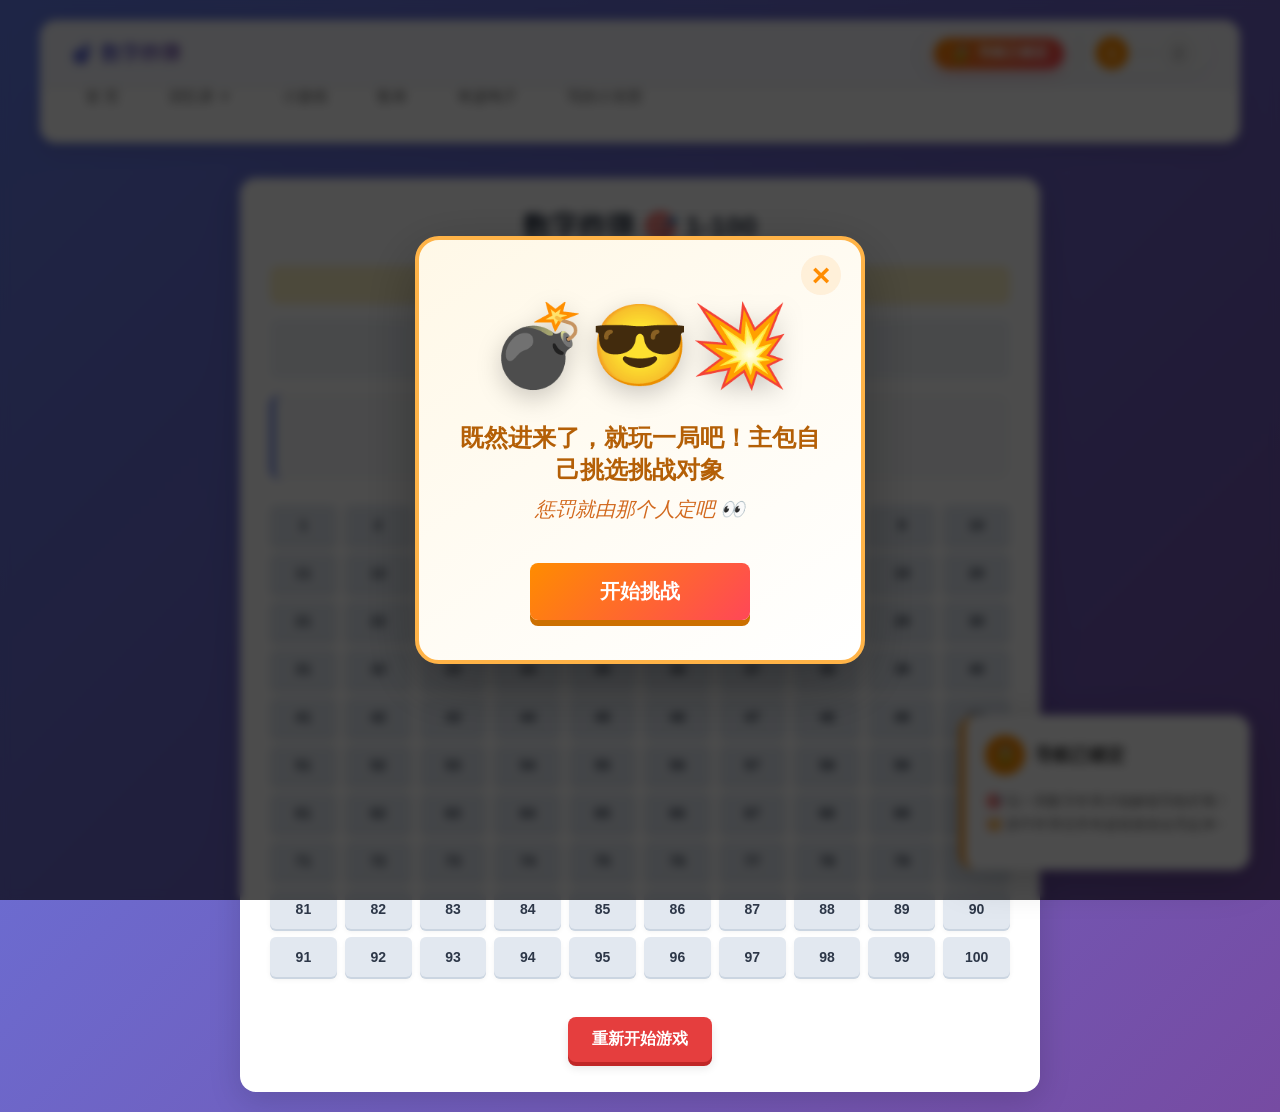
<file: subpage/game.html>
<!DOCTYPE html>
<html lang="zh-CN">

<head>
    <meta charset="UTF-8">
    <meta name="viewport" content="width=device-width, initial-scale=1.0">
    <title>数字炸弹 · 超链接锁定（带弹窗）</title>
    <style>
        * {
            margin: 0;
            padding: 0;
            box-sizing: border-box;
            font-family: "Microsoft YaHei", sans-serif;
        }

        body {
            background: linear-gradient(135deg, #667eea 0%, #764ba2 100%);
            min-height: 100vh;
            padding: 20px;
            display: flex;
            flex-direction: column;
            align-items: center;
        }

        ul {
            list-style: none;
        }

        a {
            text-decoration: none;
        }

        /* ===== 导航栏布局 ===== */
        .nav {
            width: 100%;
            max-width: 1200px;
            margin-bottom: 20px;
        }

        /* 顶部状态栏 */
        .top-bar {
            background: rgba(255, 255, 255, 0.95);
            backdrop-filter: blur(10px);
            border-radius: 16px 16px 0 0;
            padding: 12px 30px;
            display: flex;
            justify-content: space-between;
            align-items: center;
            box-shadow: 0 -4px 10px rgba(0, 0, 0, 0.05);
            border-bottom: 2px solid #f0f0f0;
        }

        .site-title {
            font-size: 20px;
            font-weight: bold;
            background: linear-gradient(135deg, #667eea, #764ba2);
            -webkit-background-clip: text;
            background-clip: text;
            -webkit-text-fill-color: transparent;
            padding: 5px 0;
        }

        /* 锁状态控制区 */
        .lock-control {
            display: flex;
            align-items: center;
            gap: 15px;
            background: #f8f9fa;
            padding: 5px 15px;
            border-radius: 40px;
            box-shadow: 0 2px 10px rgba(0, 0, 0, 0.05);
        }

        .lock-badge {
            display: flex;
            align-items: center;
            gap: 8px;
            padding: 6px 16px;
            border-radius: 30px;
            font-size: 14px;
            font-weight: 600;
            transition: all 0.3s ease;
        }

        .lock-badge.locked {
            background: linear-gradient(135deg, #ff8c00, #ff4757);
            color: white;
            box-shadow: 0 4px 15px rgba(255, 71, 87, 0.3);
            animation: pulse 2s infinite;
        }

        .lock-badge.unlocked {
            background: linear-gradient(135deg, #00b09b, #96c93d);
            color: white;
            box-shadow: 0 4px 15px rgba(0, 176, 155, 0.4);
        }

        .lock-badge.hidden {
            display: none;
        }

        .lock-badge i {
            font-size: 16px;
        }

        /* 步骤指示器 */
        .step-indicator {
            display: flex;
            align-items: center;
            gap: 5px;
            padding-left: 15px;
            border-left: 2px solid #e0e0e0;
        }

        .step-item {
            width: 32px;
            height: 32px;
            border-radius: 50%;
            background: #f0f0f0;
            display: flex;
            align-items: center;
            justify-content: center;
            font-weight: bold;
            color: #999;
            font-size: 14px;
            transition: all 0.3s;
        }

        .step-item.active {
            background: #ff8c00;
            color: white;
            box-shadow: 0 0 0 3px rgba(255, 140, 0, 0.2);
        }

        .step-item.completed {
            background: #00b09b;
            color: white;
        }

        .step-line {
            width: 25px;
            height: 2px;
            background: #e0e0e0;
        }

        .step-line.active {
            background: #00b09b;
        }

        /* 导航菜单栏 */
        .nav-menu {
            background: white;
            border-radius: 0 0 16px 16px;
            padding: 0 20px;
            box-shadow: 0 8px 20px rgba(0, 0, 0, 0.1);
        }

        .nav-menu ul {
            display: flex;
            list-style: none;
            height: 55px;
        }

        .nav-menu>ul>li {
            position: relative;
        }

        .nav-menu>ul>li>a {
            display: block;
            padding: 0 25px;
            line-height: 55px;
            color: #999;
            font: bold 15px "微软雅黑";
            transition: all 0.3s ease;
            white-space: nowrap;
            pointer-events: none;
            cursor: default;
            border-bottom: 3px solid transparent;
        }

        .nav-menu>ul>li>a.unlocked {
            color: #333;
            pointer-events: auto;
            cursor: pointer;
        }

        .nav-menu>ul>li>a.unlocked:hover {
            color: #ff4757;
            border-bottom-color: #ff4757;
        }

        /* 下拉菜单 */
        .nav-menu ul ul {
            position: absolute;
            top: 55px;
            left: 50%;
            transform: translateX(-50%);
            background: white;
            border-radius: 12px;
            box-shadow: 0 10px 30px rgba(0, 0, 0, 0.15);
            padding: 8px 0;
            min-width: 180px;
            display: none;
            z-index: 1000;
            height: auto;
        }

        .nav-menu ul li:hover ul {
            display: block;
        }

        .nav-menu ul ul li {
            width: 100%;
        }

        .nav-menu ul ul a {
            display: block;
            padding: 10px 20px;
            color: #999;
            font-size: 14px;
            white-space: nowrap;
            transition: all 0.2s;
            pointer-events: none;
            cursor: default;
            border-bottom: none;
            line-height: normal;
        }

        .nav-menu ul ul a.unlocked {
            color: #374feb;
            pointer-events: auto;
            cursor: pointer;
        }

        .nav-menu ul ul a.unlocked:hover {
            background: #f0f2f5;
            color: #ff4757;
            padding-left: 25px;
        }

        /* ===== 炸弹小子欢迎弹窗 ===== */
        .welcome-modal {
            display: none;
            position: fixed;
            top: 0;
            left: 0;
            width: 100%;
            height: 100%;
            background-color: rgba(0, 0, 0, 0.7);
            justify-content: center;
            align-items: center;
            z-index: 3000;
            animation: fadeIn 0.3s ease;
            backdrop-filter: blur(5px);
        }

        .welcome-modal .modal-content {
            background: linear-gradient(145deg, #fff8e7, #ffffff);
            border: 4px solid #ffb347;
            border-radius: 24px;
            padding: 40px;
            text-align: center;
            width: 90%;
            max-width: 450px;
            position: relative;
            animation: scaleIn 0.3s ease;
            box-shadow: 0 20px 60px rgba(0, 0, 0, 0.3);
        }

        .close-btn {
            position: absolute;
            top: 15px;
            right: 20px;
            font-size: 32px;
            font-weight: bold;
            color: #ff8c00;
            cursor: pointer;
            width: 40px;
            height: 40px;
            display: flex;
            align-items: center;
            justify-content: center;
            border-radius: 50%;
            background: rgba(255, 140, 0, 0.1);
            transition: all 0.2s;
        }

        .close-btn:hover {
            background: rgba(255, 140, 0, 0.3);
            transform: scale(1.1);
        }

        .bomboy-avatar {
            font-size: 80px;
            line-height: 1.4;
            filter: drop-shadow(0 8px 12px rgba(0, 0, 0, 0.2));
            margin: 10px 0;
            animation: bounce 2s ease infinite;
        }

        .welcome-modal h2 {
            color: #ff8c00;
            font-size: 42px;
            margin-bottom: 15px;
            text-shadow: 3px 3px 0 #ffe4b5;
        }

        .welcome-message {
            font-size: 24px;
            font-weight: 600;
            color: #b45f06;
            margin: 20px 0 10px;
        }

        .welcome-sub {
            font-size: 20px;
            color: #d2691e;
            margin-bottom: 30px;
            font-style: italic;
        }

        .welcome-modal .control-btn {
            background: linear-gradient(135deg, #ff8c00, #ff4757);
            box-shadow: 0 6px 0 0 #cc7000;
            margin-top: 10px;
            border: none;
            min-width: 220px;
            font-size: 20px;
            padding: 15px 30px;
            color: white;
        }

        .welcome-modal .control-btn:active {
            top: 6px;
            box-shadow: 0 0 0 0 #cc7000;
        }

        /* 浮动提示卡片 */
        .floating-tip {
            position: fixed;
            bottom: 30px;
            right: 30px;
            background: white;
            border-radius: 16px;
            padding: 20px;
            box-shadow: 0 10px 40px rgba(0, 0, 0, 0.2);
            max-width: 300px;
            z-index: 2000;
            border-left: 5px solid #ff8c00;
            transition: all 0.3s;
            animation: slideIn 0.5s;
        }

        .floating-tip.hidden {
            display: none;
        }

        .floating-tip .tip-header {
            display: flex;
            align-items: center;
            gap: 10px;
            margin-bottom: 15px;
        }

        .floating-tip .tip-icon {
            width: 40px;
            height: 40px;
            background: #ff8c00;
            border-radius: 50%;
            display: flex;
            align-items: center;
            justify-content: center;
            color: white;
            font-size: 20px;
        }

        .floating-tip .tip-title {
            font-size: 18px;
            font-weight: bold;
            color: #333;
        }

        .floating-tip .tip-content {
            color: #666;
            font-size: 14px;
            line-height: 1.6;
            margin-bottom: 15px;
        }

        @keyframes slideIn {
            from {
                transform: translateX(100px);
                opacity: 0;
            }

            to {
                transform: translateX(0);
                opacity: 1;
            }
        }

        @keyframes pulse {
            0% {
                transform: scale(1);
            }

            50% {
                transform: scale(1.05);
            }

            100% {
                transform: scale(1);
            }
        }

        @keyframes bounce {

            0%,
            100% {
                transform: translateY(0);
            }

            50% {
                transform: translateY(-10px);
            }
        }

        .game-container {
            background-color: white;
            padding: 30px;
            border-radius: 16px;
            box-shadow: 0 8px 32px rgba(0, 0, 0, 0.15);
            width: 100%;
            max-width: 800px;
            text-align: center;
            margin-top: 15px;
        }

        h1 {
            color: #2d3748;
            margin-bottom: 20px;
            font-size: 28px;
        }

        .audio-tip {
            background-color: #fef3c7;
            color: #92400e;
            padding: 10px 15px;
            border-radius: 8px;
            margin: 10px 0;
            font-size: 14px;
            display: block;
        }

        .audio-tip.hidden {
            display: none;
        }

        .volume-control {
            display: flex;
            align-items: center;
            justify-content: center;
            gap: 10px;
            margin: 15px 0;
            padding: 10px;
            background-color: #f1f5f9;
            border-radius: 8px;
            flex-wrap: wrap;
        }

        .volume-btn {
            width: 40px;
            height: 40px;
            border: none;
            border-radius: 50%;
            background-color: #667eea;
            color: white;
            font-size: 18px;
            cursor: pointer;
            display: flex;
            align-items: center;
            justify-content: center;
            transition: all 0.15s ease;
            box-shadow: 0 2px 0 0 #4a57c9;
            position: relative;
            top: 0;
        }

        .volume-btn:active {
            top: 2px;
            box-shadow: 0 0 0 0 #4a57c9;
        }

        .volume-display {
            min-width: 60px;
            font-size: 16px;
            font-weight: 600;
            color: #2d3748;
        }

        .test-sound-btn {
            padding: 8px 16px;
            border: none;
            border-radius: 6px;
            background-color: #10b981;
            color: white;
            font-size: 14px;
            cursor: pointer;
        }

        .game-info {
            margin: 15px 0 25px;
            padding: 15px;
            background-color: #f8f9fa;
            border-radius: 12px;
            border-left: 5px solid #667eea;
        }

        .range-text {
            font-size: 18px;
            color: #2d3748;
            font-weight: 600;
            margin-bottom: 8px;
        }

        .hint-text {
            font-size: 16px;
            color: #4a5568;
            min-height: 24px;
        }

        .number-grid {
            display: grid;
            grid-template-columns: repeat(10, 1fr);
            gap: 8px;
            margin: 20px 0;
        }

        .number-btn {
            padding: 12px 0;
            border: none;
            border-radius: 6px;
            background-color: #e2e8f0;
            color: #2d3748;
            font-size: 14px;
            font-weight: 600;
            cursor: pointer;
            transition: all 0.15s ease;
            box-shadow: 0 2px 0 0 #cbd5e1, 0 3px 5px rgba(0, 0, 0, 0.05);
            position: relative;
            top: 0;
            opacity: 1;
            transform: scale(1);
        }

        .number-btn:hover {
            background-color: #cbd5e1;
            box-shadow: 0 2px 0 0 #94a3b8, 0 3px 5px rgba(0, 0, 0, 0.1);
        }

        .number-btn:active {
            top: 2px;
            box-shadow: 0 0 0 0 #94a3b8, 0 1px 3px rgba(0, 0, 0, 0.05);
        }

        .number-btn.too-small {
            background-color: #a7f3d0;
            color: #065f46;
            cursor: not-allowed;
            animation: fadeOut 0.5s ease forwards;
        }

        .number-btn.too-big {
            background-color: #fed7aa;
            color: #9a3412;
            cursor: not-allowed;
            animation: fadeOut 0.5s ease forwards;
        }

        .number-btn.bomb {
            background-color: #fecaca;
            color: #991b1b;
            animation: bounce 0.8s ease, bombPulse 1.5s ease infinite;
            opacity: 1 !important;
            transform: scale(1) !important;
        }

        @keyframes bombPulse {
            0% {
                box-shadow: 0 0 0 0 rgba(239, 68, 68, 0.7);
            }

            70% {
                box-shadow: 0 0 0 15px rgba(239, 68, 68, 0);
            }

            100% {
                box-shadow: 0 0 0 0 rgba(239, 68, 68, 0);
            }
        }

        @keyframes fadeOut {
            0% {
                opacity: 1;
                transform: scale(1);
            }

            50% {
                opacity: 0.5;
                transform: scale(0.9);
            }

            100% {
                opacity: 0.1;
                transform: scale(0.7);
            }
        }

        @keyframes bounce {

            0%,
            100% {
                transform: scale(1);
            }

            50% {
                transform: scale(1.2);
            }
        }

        .control-btn {
            padding: 12px 24px;
            border: none;
            border-radius: 8px;
            background-color: #667eea;
            color: white;
            font-size: 16px;
            font-weight: 600;
            cursor: pointer;
            transition: all 0.15s ease;
            box-shadow: 0 4px 0 0 #4a57c9, 0 6px 10px rgba(0, 0, 0, 0.1);
            position: relative;
            top: 0;
            margin-top: 20px;
        }

        .control-btn:active {
            top: 4px;
            box-shadow: 0 0 0 0 #4a57c9, 0 2px 5px rgba(0, 0, 0, 0.1);
        }

        #reset-btn {
            background-color: #e53e3e;
            box-shadow: 0 4px 0 0 #c02626, 0 6px 10px rgba(0, 0, 0, 0.1);
        }

        #reset-btn:active {
            box-shadow: 0 0 0 0 #c02626, 0 2px 5px rgba(0, 0, 0, 0.1);
        }

        .result-modal {
            display: none;
            position: fixed;
            top: 0;
            left: 0;
            width: 100%;
            height: 100%;
            background-color: rgba(0, 0, 0, 0.6);
            justify-content: center;
            align-items: center;
            z-index: 2500;
            animation: fadeIn 0.3s ease;
        }

        .result-modal .modal-content {
            background-color: white;
            padding: 30px;
            border-radius: 16px;
            text-align: center;
            width: 90%;
            max-width: 400px;
            animation: scaleIn 0.3s ease;
        }

        .result-modal h2 {
            color: #991b1b;
            margin-bottom: 15px;
        }

        .bomb-number {
            font-size: 48px;
            font-weight: bold;
            color: #991b1b;
            margin: 15px 0;
        }

        @keyframes fadeIn {
            from {
                opacity: 0;
            }

            to {
                opacity: 1;
            }
        }

        @keyframes scaleIn {
            from {
                transform: scale(0.9);
                opacity: 0;
            }

            to {
                transform: scale(1);
                opacity: 1;
            }
        }

        @media (max-width: 768px) {
            .top-bar {
                flex-direction: column;
                gap: 10px;
                padding: 15px;
            }

            .nav-menu ul {
                flex-wrap: wrap;
                height: auto;
                justify-content: center;
            }

            .nav-menu>ul>li>a {
                padding: 0 15px;
                line-height: 45px;
            }

            .floating-tip {
                bottom: 20px;
                right: 20px;
                left: 20px;
                max-width: none;
            }

            .number-grid {
                grid-template-columns: repeat(8, 1fr);
            }

            .number-btn {
                padding: 8px 0;
                font-size: 12px;
            }

            .welcome-modal .modal-content {
                padding: 30px 20px;
            }

            .welcome-modal h2 {
                font-size: 32px;
            }

            .bomboy-avatar {
                font-size: 60px;
            }
        }

        @media (max-width: 480px) {
            .number-grid {
                grid-template-columns: repeat(5, 1fr);
            }

            .game-container {
                padding: 20px;
            }

            h1 {
                font-size: 24px;
            }

            .volume-control {
                gap: 8px;
            }

            .volume-btn {
                width: 35px;
                height: 35px;
                font-size: 16px;
            }
        }
    </style>
</head>

<body>
    
    <div class="welcome-modal" id="welcome-modal">
        <div class="modal-content">
            <span class="close-btn" id="close-welcome-btn">&times;</span>
            <div class="bomboy-avatar">💣😎💥</div>
            
            <div class="welcome-message">既然进来了，就玩一局吧！主包自己挑选挑战对象</div>
            <div class="welcome-sub">惩罚就由那个人定吧 👀</div>
            <button class="control-btn" id="start-game-btn">开始挑战</button>
        </div>
    </div>

    <div class="nav">
        <!-- 顶部状态栏 -->
        <div class="top-bar">
            <div class="site-title">💣 数字炸弹</div>

            <!-- 锁状态控制区 -->
            <div class="lock-control">
                <!-- 锁定状态徽章 -->
                <div class="lock-badge locked" id="lock-badge">
                    <i>🔒</i>
                    <span>导航已锁定</span>
                </div>

                <!-- 解锁状态徽章（初始隐藏） -->
                <div class="lock-badge unlocked hidden" id="unlock-badge">
                    <i>🔓</i>
                    <span>导航已解锁</span>
                </div>

                <!-- 步骤指示器 -->
                <div class="step-indicator">
                    <div class="step-item active" id="step1">1</div>
                    <div class="step-line" id="line1"></div>
                    <div class="step-item" id="step2">2</div>
                </div>
            </div>
        </div>

        <!-- 导航菜单栏 -->
        <div class="nav-menu">
            <ul>
                <li><a href="../index.html" id="nav-home" class="locked">首 页</a></li>
                <li>
                    <a href="#" id="nav-memory" class="locked">回忆录 ▼</a>
                    <ul>
                        <li><a href="https://www.bilibili.com/video/BV1KQ4y1J7Lk/?share_source=copy_web&vd_source=857ef6034527271bbf9f06043676fa87"
                                target="_blank" class="locked">2023年联欢会</a></li>
                        <li><a href="#" class="locked">2024年生日会</a></li>
                        <li><a href="https://www.bilibili.com/video/BV1UkSnYBEnA/?share_source=copy_web&vd_source=857ef6034527271bbf9f06043676fa87"
                                target="_blank" class="locked">2024年万粉</a></li>
                        <li><a href="https://www.bilibili.com/video/BV1DhkNYLEPG/?share_source=copy_web&vd_source=857ef6034527271bbf9f06043676fa87"
                                target="_blank" class="locked">2024年一周年</a></li>
                        <li><a href="https://www.bilibili.com/video/BV1nb6ZY6EHh/?share_source=copy_web&vd_source=857ef6034527271bbf9f06043676fa87"
                                target="_blank" class="locked">2025年联欢会</a></li>
                        <li><a href="https://www.bilibili.com/video/BV1JXNseGEte/?share_source=copy_web&vd_source=857ef6034527271bbf9f06043676fa87"
                                target="_blank" class="locked">2025年生日</a></li>
                        <li><a href="https://www.bilibili.com/video/BV1PhBqB3Ez6/?share_source=copy_web&vd_source=857ef6034527271bbf9f06043676fa87"
                                target="_blank" class="locked">2025年两周年</a></li>
                        <li><a href="https://www.bilibili.com/video/BV15HihBKEeR/?share_source=copy_web&vd_source=857ef6034527271bbf9f06043676fa87"
                                target="_blank" class="locked">2026年元旦</a></li>
                        <li><a href="https://www.bilibili.com/video/BV1cjF7ziEUp/?share_source=copy_web&vd_source=857ef6034527271bbf9f06043676fa87"
                                target="_blank" class="locked">2026年生日会</a></li>
                        <li><a href="https://www.bilibili.com/video/BV1q8ctz8EaP/?share_source=copy_web&vd_source=857ef6034527271bbf9f06043676fa87"
                                target="_blank" class="locked">2026年新春</a></li>
                    </ul>
                </li>
                <li><a href="game.html" id="nav-game" class="locked">小游戏</a></li>
                <li><a href="songs.html" id="nav-read" class="locked">歌单</a></li>
                <li><a href="develop.html" id="nav-develop" class="locked">奇迹鸣子</a></li>
                <li><a href="write.html" id="nav-write" class="locked">写的小东西</a></li>
            </ul>
        </div>
    </div>

    <!-- 浮动提示卡片 -->
    <div class="floating-tip" id="floating-tip">
        <div class="tip-header">
            <div class="tip-icon">🔒</div>
            <div class="tip-title">导航已锁定</div>
        </div>
        <div class="tip-content">
            <p>🎯 玩一局数字炸弹才能解锁导航栏哦！</p>
            <p>💥 踩中炸弹后所有超链接就会亮起来~</p>
        </div>
    </div>

    <div class="game-container">
        <h1>数字炸弹 🎯 1-100</h1>

        <div class="audio-tip" id="audio-tip">
            🔔 请先点击页面任意位置解锁音频，才能播放音效！
        </div>

        <div class="volume-control">
            <button class="volume-btn" id="volume-down-btn">🔉-</button>
            <div class="volume-display" id="volume-display">80%</div>
            <button class="volume-btn" id="volume-up-btn">🔉+</button>
            <button class="volume-btn" id="mute-btn">🔇</button>
            <button class="test-sound-btn" id="test-sound-btn">测试音效</button>
        </div>

        <div class="game-info">
            <div class="range-text">当前范围：<span id="current-range">1 ~ 100</span></div>
            <div class="hint-text" id="hint-text">点击下方数字按钮，猜猜哪个是炸弹！</div>
        </div>

        <div class="number-grid" id="number-grid"></div>

        <button id="reset-btn" class="control-btn">重新开始游戏</button>
    </div>

    <div class="result-modal" id="result-modal">
        <div class="modal-content">
            <h2>💥 你踩到炸弹了！</h2>
            <p>炸弹数字是：</p>
            <div class="bomb-number" id="bomb-number"></div>
            <button id="modal-reset-btn" class="control-btn">再来一局</button>
        </div>
    </div>

    <script>
        (function () {
            let bombNumber;
            let minRange = 1;
            let maxRange = 100;
            let gameOver = false;
            let currentVolume = 0.8;
            let isMuted = false;
            let originalVolume = currentVolume;
            let audioContext;
            let audioUnlocked = false;
            let linksUnlocked = false;

            // DOM 元素
            const audioTip = document.getElementById('audio-tip');
            const volumeDownBtn = document.getElementById('volume-down-btn');
            const volumeUpBtn = document.getElementById('volume-up-btn');
            const muteBtn = document.getElementById('mute-btn');
            const volumeDisplay = document.getElementById('volume-display');
            const testSoundBtn = document.getElementById('test-sound-btn');
            const numberGrid = document.getElementById('number-grid');
            const currentRangeEl = document.getElementById('current-range');
            const hintText = document.getElementById('hint-text');
            const resultModal = document.getElementById('result-modal');
            const bombNumberEl = document.getElementById('bomb-number');
            const resetBtn = document.getElementById('reset-btn');
            const modalResetBtn = document.getElementById('modal-reset-btn');

            // 欢迎弹窗元素
            const welcomeModal = document.getElementById('welcome-modal');
            const closeWelcomeBtn = document.getElementById('close-welcome-btn');
            const startGameBtn = document.getElementById('start-game-btn');

            // 导航元素
            const lockBadge = document.getElementById('lock-badge');
            const unlockBadge = document.getElementById('unlock-badge');
            const floatingTip = document.getElementById('floating-tip');
            // 移除 progressBar 的引用
            const step1 = document.getElementById('step1');
            const step2 = document.getElementById('step2');
            const line1 = document.getElementById('line1');
            const allNavLinks = document.querySelectorAll('.nav-menu a');

            // 关闭欢迎弹窗
            function closeWelcomeModal() {
                welcomeModal.style.display = 'none';
                playBuiltInSound('click');
            }

            // 移除 updateProgress 函数，因为不再需要进度条

            // 解锁所有链接
            function unlockAllLinks() {
                if (linksUnlocked) return;

                linksUnlocked = true;

                allNavLinks.forEach(link => {
                    link.classList.add('unlocked');
                    link.classList.remove('locked');
                });

                // 切换徽章
                lockBadge.classList.add('hidden');
                unlockBadge.classList.remove('hidden');

                // 更新进度指示器
                step1.classList.remove('active');
                step1.classList.add('completed');
                step1.textContent = '✓';
                line1.classList.add('active');
                step2.classList.add('active');
                step2.textContent = '🔓';

                // 更新浮动提示
                floatingTip.innerHTML = `
                    <div class="tip-header">
                        <div class="tip-icon" style="background: #00b09b;">🔓</div>
                        <div class="tip-title">导航已解锁！</div>
                    </div>
                    <div class="tip-content">
                        <p>🎉 恭喜你完成了游戏！</p>
                        <p>现在可以自由访问所有页面了~</p>
                    </div>
                `;

                playBuiltInSound('explosion');
            }

            function initAudioContext() {
                try {
                    window.AudioContext = window.AudioContext || window.webkitAudioContext;
                    audioContext = new AudioContext();
                } catch (e) {
                    alert("你的浏览器不支持音频播放！");
                }
            }

            function unlockAudio() {
                if (audioUnlocked || !audioContext) return;

                if (audioContext.state === 'suspended') {
                    audioContext.resume();
                }

                audioUnlocked = true;
                audioTip.classList.add('hidden');
                updateVolume();
            }

            function playBuiltInSound(type) {
                if (!audioUnlocked || isMuted || !audioContext) return;
                if (audioContext.state !== 'running') return;

                if (type === 'click') {
                    const osc = audioContext.createOscillator();
                    const gainOsc = audioContext.createGain();
                    osc.type = 'sine';
                    osc.frequency.value = 1320;
                    gainOsc.gain.value = currentVolume * 0.2;
                    osc.connect(gainOsc);
                    gainOsc.connect(audioContext.destination);
                    osc.start();
                    gainOsc.gain.exponentialRampToValueAtTime(0.001, audioContext.currentTime + 0.08);
                    osc.stop(audioContext.currentTime + 0.08);
                } else if (type === 'explosion') {
                    const now = audioContext.currentTime;
                    const osc1 = audioContext.createOscillator();
                    osc1.type = 'sawtooth';
                    osc1.frequency.value = 120;
                    const gain1 = audioContext.createGain();
                    gain1.gain.value = currentVolume * 0.4;
                    osc1.connect(gain1);
                    gain1.connect(audioContext.destination);
                    osc1.start();
                    osc1.frequency.exponentialRampToValueAtTime(40, now + 0.4);
                    gain1.gain.exponentialRampToValueAtTime(0.001, now + 0.8);
                    osc1.stop(now + 0.8);
                }
            }

            function updateVolume() {
                if (!audioContext) return;
                if (isMuted) {
                    volumeDisplay.textContent = "0%";
                    muteBtn.textContent = "🔊";
                } else {
                    volumeDisplay.textContent = `${Math.round(currentVolume * 100)}%`;
                    muteBtn.textContent = "🔇";
                }
            }

            function increaseVolume() {
                if (isMuted) {
                    isMuted = false;
                    currentVolume = originalVolume;
                }
                currentVolume = Math.min(1.0, currentVolume + 0.1);
                updateVolume();
                playBuiltInSound('click');
            }

            function decreaseVolume() {
                if (isMuted) {
                    isMuted = false;
                    currentVolume = originalVolume;
                }
                currentVolume = Math.max(0.0, currentVolume - 0.1);
                updateVolume();
                playBuiltInSound('click');
            }

            function toggleMute() {
                if (isMuted) {
                    isMuted = false;
                    currentVolume = originalVolume;
                } else {
                    isMuted = true;
                    originalVolume = currentVolume;
                }
                updateVolume();
                playBuiltInSound('click');
            }

            function testSound() {
                playBuiltInSound('click');
                setTimeout(() => playBuiltInSound('explosion'), 400);
            }

            function initGame() {
                bombNumber = Math.floor(Math.random() * 100) + 1;
                minRange = 1;
                maxRange = 100;
                gameOver = false;

                numberGrid.innerHTML = '';

                for (let i = 1; i <= 100; i++) {
                    const btn = document.createElement('button');
                    btn.className = 'number-btn';
                    btn.textContent = i;
                    btn.dataset.number = i;
                    btn.disabled = false;
                    btn.classList.remove('too-small', 'too-big', 'bomb');
                    btn.addEventListener('click', () => handleNumberClick(btn));
                    numberGrid.appendChild(btn);
                }

                currentRangeEl.textContent = `${minRange} ~ ${maxRange}`;
                hintText.textContent = "点击下方数字按钮，猜猜哪个是炸弹！";
                resultModal.style.display = "none";
            }

            function handleNumberClick(btn) {
                if (gameOver || btn.disabled) return;

                playBuiltInSound('click');
                const number = parseInt(btn.dataset.number);
                btn.disabled = true;

                // 移除进度条更新代码

                if (number === bombNumber) {
                    gameOver = true;
                    btn.classList.add('bomb');
                    playBuiltInSound('explosion');

                    unlockAllLinks();

                    setTimeout(() => {
                        bombNumberEl.textContent = bombNumber;
                        resultModal.style.display = "flex";
                    }, 200);

                    const allBtns = document.querySelectorAll('.number-btn');
                    allBtns.forEach(b => {
                        if (!b.disabled) {
                            b.disabled = true;
                            if (parseInt(b.dataset.number) < bombNumber) {
                                b.classList.add('too-small');
                            } else if (parseInt(b.dataset.number) > bombNumber) {
                                b.classList.add('too-big');
                            }
                        }
                    });

                    hintText.textContent = `💥 炸弹数字是 ${bombNumber}！`;
                    return;
                }

                if (number < bombNumber) {
                    minRange = number + 1;
                    btn.classList.add('too-small');
                    hintText.textContent = `⬆️ ${number} 太小了！炸弹在 ${minRange} ~ ${maxRange} 之间`;
                    disableNumbers(1, number);
                } else {
                    maxRange = number - 1;
                    btn.classList.add('too-big');
                    hintText.textContent = `⬇️ ${number} 太大了！炸弹在 ${minRange} ~ ${maxRange} 之间`;
                    disableNumbers(number, 100);
                }

                currentRangeEl.textContent = `${minRange} ~ ${maxRange}`;
            }

            function disableNumbers(start, end) {
                const btns = document.querySelectorAll('.number-btn');
                btns.forEach(btn => {
                    const num = parseInt(btn.dataset.number);
                    if (num >= start && num <= end && !btn.disabled) {
                        btn.disabled = true;
                        if (num < bombNumber) {
                            btn.classList.add('too-small');
                        } else if (num > bombNumber) {
                            btn.classList.add('too-big');
                        }
                    }
                });
            }

            // 事件绑定
            document.addEventListener('click', unlockAudio);

            // 欢迎弹窗事件
            closeWelcomeBtn.addEventListener('click', closeWelcomeModal);
            startGameBtn.addEventListener('click', closeWelcomeModal);
            welcomeModal.addEventListener('click', (e) => {
                if (e.target === welcomeModal) {
                    closeWelcomeModal();
                }
            });

            volumeUpBtn.addEventListener('click', increaseVolume);
            volumeDownBtn.addEventListener('click', decreaseVolume);
            muteBtn.addEventListener('click', toggleMute);
            testSoundBtn.addEventListener('click', testSound);

            resetBtn.addEventListener('click', () => {
                playBuiltInSound('click');
                initGame();
                // 移除进度条重置代码
            });

            modalResetBtn.addEventListener('click', () => {
                playBuiltInSound('click');
                initGame();
                resultModal.style.display = "none";
            });

            resultModal.addEventListener('click', (e) => {
                if (e.target === resultModal) {
                    playBuiltInSound('click');
                    initGame();
                    resultModal.style.display = "none";
                }
            });

            // 初始化
            window.onload = () => {
                initAudioContext();
                initGame();

                // 显示欢迎弹窗
                welcomeModal.style.display = 'flex';

                allNavLinks.forEach(link => {
                    link.classList.add('locked');
                    link.classList.remove('unlocked');
                });

                lockBadge.classList.remove('hidden');
                unlockBadge.classList.add('hidden');
                linksUnlocked = false;
            };
        })();
    </script>
</body>

</html>
</file>
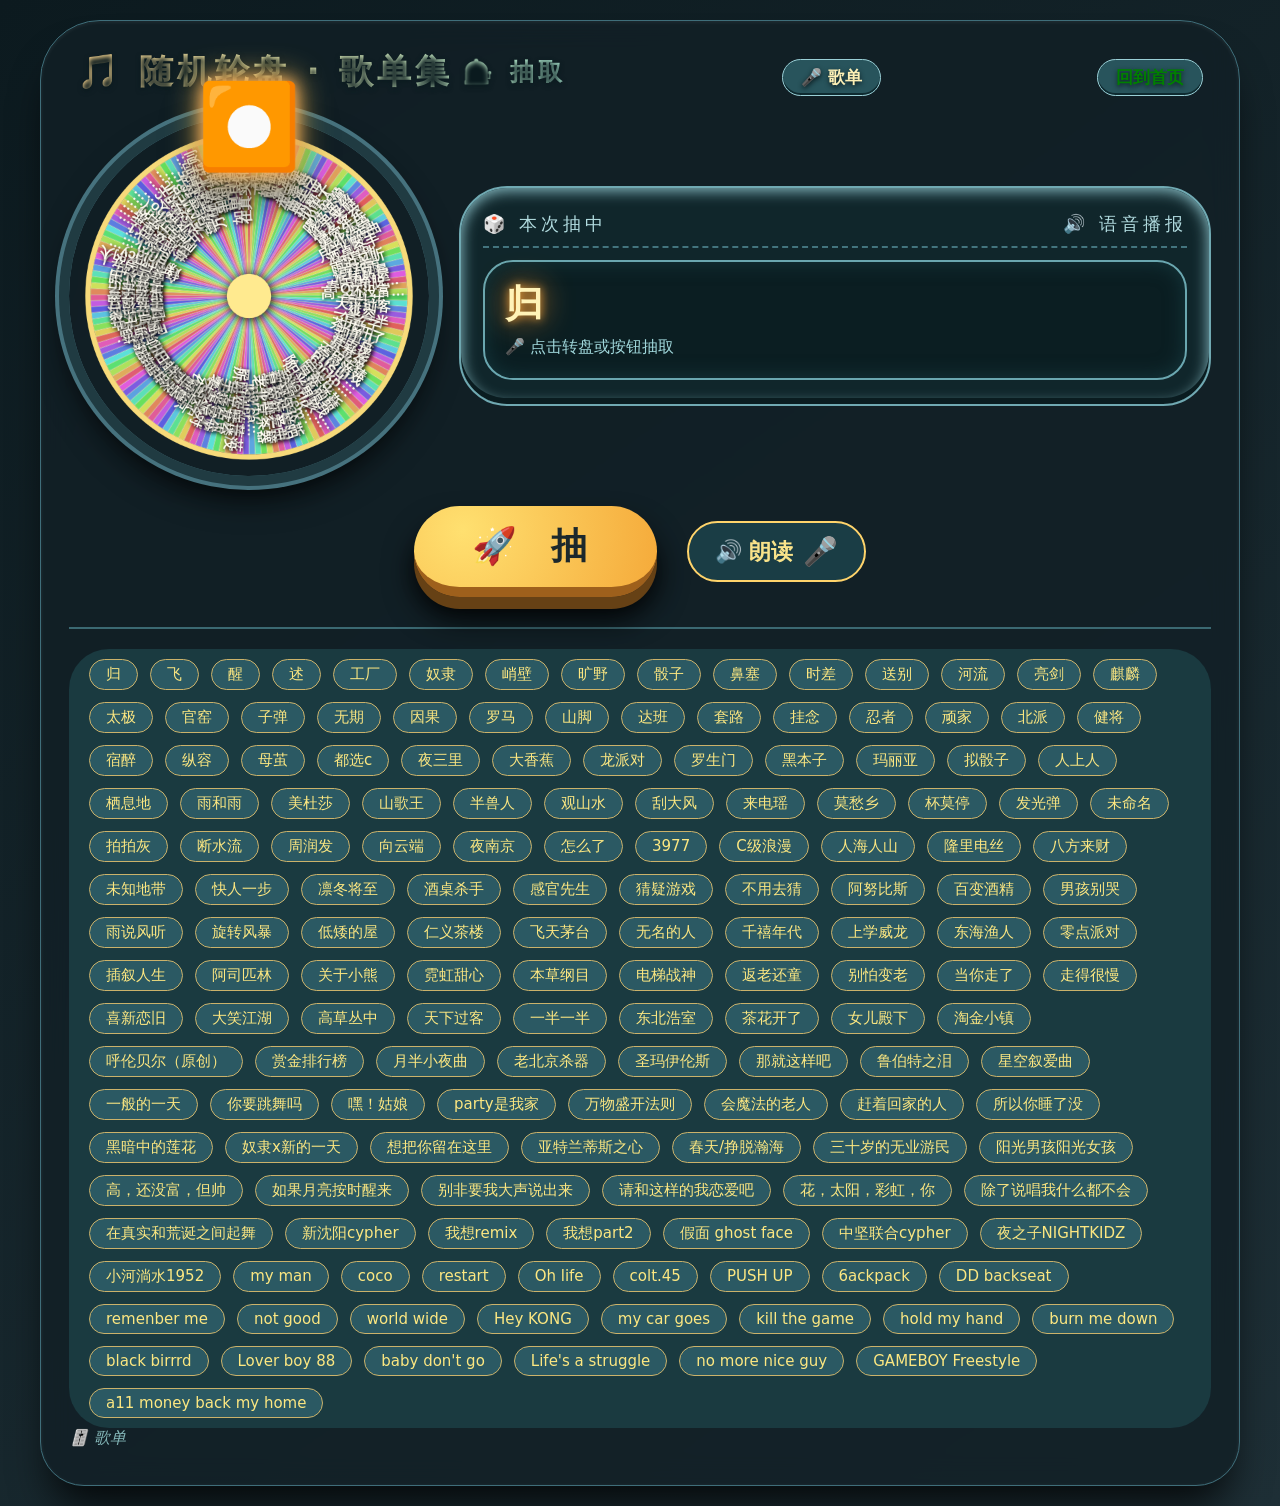
<file: subpage/songs.html>
<!DOCTYPE html>
<html lang="en">

<head>
    <meta charset="UTF-8">
    <meta name="viewport" content="width=device-width, initial-scale=1.0, maximum-scale=1.5">
    <title>随机抽取 · 歌单轮盘</title>
    <style>
        * {
            box-sizing: border-box;
            margin: 0;
            padding: 0;
        }

        body {
            background: linear-gradient(145deg, #0c1a1f 0%, #1e2f36 100%);
            font-family: 'Segoe UI', 'Microsoft YaHei', 'PingFang SC', system-ui, sans-serif;
            padding: 20px;
            min-height: 100vh;
            display: flex;
            justify-content: center;
            align-items: center;
        }

        .container {
            max-width: 1200px;
            width: 100%;
            background: rgba(18, 32, 38, 0.8);
            backdrop-filter: blur(14px);
            border-radius: 60px 60px 44px 44px;
            padding: 28px 28px 36px;
            box-shadow: 0 30px 40px -12px rgba(0, 0, 0, 0.8), inset 0 1px 4px rgba(255, 255, 255, 0.08);
            border: 1px solid #3f6e7a;
        }

        .header {
            display: flex;
            justify-content: space-between;
            align-items: baseline;
            margin-bottom: 20px;
            flex-wrap: wrap;
            color: #e6f7f2;
            text-shadow: 0 2px 5px #0a1a1e;
            padding: 0 8px;
        }

        .title {
            font-size: 34px;
            font-weight: 900;
            background: linear-gradient(to right, #ffd88f, #a8e6cf);
            -webkit-background-clip: text;
            background-clip: text;
            color: transparent;
            letter-spacing: 4px;
            display: flex;
            align-items: center;
            gap: 10px;
        }

        .badge {
            background: #28545c;
            padding: 6px 18px;
            border-radius: 40px;
            font-size: 17px;
            color: #fbefb5;
            border: 1px solid #9acfd6;
            box-shadow: inset 0 -2px 0 #0e2a30;
            font-weight: 600;
        }

        .badge a {
            color: green;
            text-decoration: none;
        }

        .badge a:hover {
            color: red;

        }


        .wheel-section {
            display: flex;
            flex-wrap: wrap;
            justify-content: center;
            align-items: center;
            gap: 30px;
            margin-bottom: 30px;
        }

        .wheel-box {
            position: relative;
            width: 360px;
            height: 360px;
            flex-shrink: 0;
        }

        canvas {
            position: absolute;
            top: 0;
            left: 0;
            width: 100%;
            height: 100%;
            display: block;
            border-radius: 50%;
            box-shadow: 0 0 0 10px #203b42, 0 0 0 14px #46727e, 0 18px 35px black;
            transition: 0.2s;
        }

        .pointer {
            position: absolute;
            top: -20px;
            left: 50%;
            transform: translateX(-50%) scale(1.6);
            font-size: 52px;
            color: #ffe082;
            filter: drop-shadow(0 16px 8px #00000066);
            text-shadow: 0 0 10px #ffae5e, 0 0 20px #ffc85a;
            z-index: 20;
            pointer-events: none;
        }

        .result-panel {
            flex: 1;
            min-width: 260px;
            background: #10262b;
            border-radius: 48px;
            padding: 24px 22px;
            border: 2px solid #70a9b2;
            box-shadow: inset 0 -6px 0 #0a1c20, inset 0 2px 15px #93cad2;
        }

        .result-label {
            color: #b1dbdf;
            font-size: 18px;
            letter-spacing: 4px;
            margin-bottom: 12px;
            display: flex;
            align-items: center;
            gap: 8px;
            border-bottom: 2px dashed #43747e;
            padding-bottom: 10px;
        }

        .result-content {
            background: #0b1e22;
            border-radius: 30px;
            padding: 20px 20px;
            border: 2px solid #6aa7b0;
            box-shadow: inset 0 0 20px #15373d;
        }

        .prize-name {
            font-size: 38px;
            font-weight: 800;
            line-height: 1.2;
            color: #fff3b7;
            text-shadow: 0 0 10px #ffa93c, 0 0 30px #ff962b;
            word-break: break-word;
        }

        .prize-desc {
            color: #b1ecf0;
            margin-top: 10px;
            font-size: 16px;
            opacity: 0.9;
        }

        .actions {
            display: flex;
            flex-wrap: wrap;
            align-items: center;
            justify-content: center;
            gap: 30px;
            margin: 20px 0 10px;
        }

        .spin-btn {
            background: radial-gradient(circle at 20% 30%, #ffe070, #f5aa3a);
            border: none;
            border-bottom: 10px solid #9e601c;
            font-size: 36px;
            font-weight: bold;
            color: #1c282c;
            padding: 16px 58px;
            border-radius: 80px;
            display: flex;
            align-items: center;
            gap: 16px;
            box-shadow: 0 12px 0 #664115, 0 20px 30px black;
            transition: 0.06s linear;
            cursor: pointer;
            letter-spacing: 12px;
        }

        .spin-btn:active {
            transform: translateY(10px);
            box-shadow: 0 2px 0 #4d3110, 0 20px 30px black;
            border-bottom-width: 4px;
        }

        .spin-btn:disabled {
            opacity: 0.5;
            transform: translateY(6px);
            box-shadow: 0 6px 0 #4d3110, 0 20px 30px black;
            pointer-events: none;
        }

        .voice-badge {
            background: #1a3d45;
            padding: 12px 26px;
            border-radius: 60px;
            font-size: 22px;
            color: #f9e38a;
            border: 2px solid #ffd46b;
            display: flex;
            align-items: center;
            gap: 10px;
            font-weight: 600;
        }

        .library-tag {
            display: flex;
            flex-wrap: wrap;
            margin-top: 30px;
            padding-top: 20px;
            border-top: 2px solid #3b6972;
            color: #a5d2d7;
            justify-content: space-between;
            align-items: center;
        }

        .source-grid {
            display: flex;
            gap: 12px;
            font-size: 15px;
            background: #1a3a40;
            padding: 10px 20px;
            border-radius: 40px;
            flex-wrap: wrap;
        }

        .tag {
            background: #2b5963;
            padding: 5px 16px;
            border-radius: 50px;
            color: #fce781;
            font-weight: 500;
            border: 1px solid #cbb26a;
        }

        .footer-note {
            color: #86b9bb;
            font-style: italic;
        }

        @media (max-width: 800px) {
            .wheel-box {
                width: 300px;
                height: 300px;
            }

            .prize-name {
                font-size: 30px;
            }

            .spin-btn {
                font-size: 28px;
                padding: 12px 30px;
            }
        }
    </style>
</head>

<body>
    <div class="container">
        <div class="header">
            <div class="title">
                🎵 随机轮盘 · 歌单集
                <span style="font-size:24px;">🎰 抽取</span>
            </div>
            <div class="badge">
                🎤 歌单
            </div>
            <div class="badge">
                <a href="../index.html">回到首页</a>
            </div>
        </div>

        <div class="wheel-section">
            <div class="wheel-box">
                <canvas id="wheelCanvas" width="540" height="540"></canvas>
                <div class="pointer">⏺️</div>
            </div>

            <div class="result-panel">
                <div class="result-label">
                    <span>🎲 本次抽中</span>
                    <span style="margin-left:auto;">🔊 语音播报</span>
                </div>
                <div class="result-content">
                    <div class="prize-name" id="prizeNameDisplay">归</div>
                    <div class="prize-desc" id="prizeSubDisplay">🎤 点击转盘开始</div>
                </div>
            </div>
        </div>

        <div class="actions">
            <button class="spin-btn" id="spinButton">
                🚀 抽
            </button>
            <div class="voice-badge">
                <span>🔊 朗读</span>
                <span style="font-size:28px;">🎤</span>
            </div>
        </div>

        <div class="library-tag">
            <div class="source-grid">
                <div class="tag">归</div>
                <div class="tag">飞</div>
                <div class="tag">醒</div>
                <div class="tag">述</div>
                <div class="tag">工厂</div>
                <div class="tag">奴隶</div>
                <div class="tag">峭壁</div>
                <div class="tag">旷野</div>
                <div class="tag">骰子</div>
                <div class="tag">鼻塞</div>
                <div class="tag">时差</div>
                <div class="tag">送别</div>
                <div class="tag">河流</div>
                <div class="tag">亮剑</div>
                <div class="tag">麒麟</div>
                <div class="tag">太极</div>
                <div class="tag">官窑</div>
                <div class="tag">子弹</div>
                <div class="tag">无期</div>
                <div class="tag">因果</div>
                <div class="tag">罗马</div>
                <div class="tag">山脚</div>
                <div class="tag">达班</div>
                <div class="tag">套路</div>
                <div class="tag">挂念</div>
                <div class="tag">忍者</div>
                <div class="tag">顽家</div>
                <div class="tag">北派</div>
                <div class="tag">健将</div>
                <div class="tag">宿醉</div>
                <div class="tag">纵容</div>
                <div class="tag">母茧</div>
                <div class="tag">都选c</div>
                <div class="tag">夜三里</div>
                <div class="tag">大香蕉</div>
                <div class="tag">龙派对</div>
                <div class="tag">罗生门</div>
                <div class="tag">黑本子</div>
                <div class="tag">玛丽亚</div>
                <div class="tag">拟骰子</div>
                <div class="tag">人上人</div>
                <div class="tag">栖息地</div>
                <div class="tag">雨和雨</div>
                <div class="tag">美杜莎</div>
                <div class="tag">山歌王</div>
                <div class="tag">半兽人</div>
                <div class="tag">观山水</div>
                <div class="tag">刮大风</div>
                <div class="tag">来电瑶</div>
                <div class="tag">莫愁乡</div>
                <div class="tag">杯莫停</div>
                <div class="tag">发光弹</div>
                <div class="tag">未命名</div>
                <div class="tag">拍拍灰</div>
                <div class="tag">断水流</div>
                <div class="tag">周润发</div>
                <div class="tag">向云端</div>
                <div class="tag">夜南京</div>
                <div class="tag">怎么了</div>
                <div class="tag">3977</div>
                <div class="tag">C级浪漫</div>
                <div class="tag">人海人山</div>
                <div class="tag">隆里电丝</div>
                <div class="tag">八方来财</div>
                <div class="tag">未知地带</div>
                <div class="tag">快人一步</div>
                <div class="tag">凛冬将至</div>
                <div class="tag">酒桌杀手</div>
                <div class="tag">感官先生</div>
                <div class="tag">猜疑游戏</div>
                <div class="tag">不用去猜</div>
                <div class="tag">阿努比斯</div>
                <div class="tag">百变酒精</div>
                <div class="tag">男孩别哭</div>
                <div class="tag">雨说风听</div>
                <div class="tag">旋转风暴</div>
                <div class="tag">低矮的屋</div>
                <div class="tag">仁义茶楼</div>
                <div class="tag">飞天茅台</div>
                <div class="tag">无名的人</div>
                <div class="tag">千禧年代</div>
                <div class="tag">上学威龙</div>
                <div class="tag">东海渔人</div>
                <div class="tag">零点派对</div>
                <div class="tag">插叙人生</div>
                <div class="tag">阿司匹林</div>
                <div class="tag">关于小熊</div>
                <div class="tag">霓虹甜心</div>
                <div class="tag">本草纲目</div>
                <div class="tag">电梯战神</div>
                <div class="tag">返老还童</div>
                <div class="tag">别怕变老</div>
                <div class="tag">当你走了</div>
                <div class="tag">走得很慢</div>
                <div class="tag">喜新恋旧</div>
                <div class="tag">大笑江湖</div>
                <div class="tag">高草丛中</div>
                <div class="tag">天下过客</div>
                <div class="tag">一半一半</div>
                <div class="tag">东北浩室</div>
                <div class="tag">茶花开了</div>
                <div class="tag">女儿殿下</div>
                <div class="tag">淘金小镇</div>
                <div class="tag">呼伦贝尔（原创）</div>
                <div class="tag">赏金排行榜</div>
                <div class="tag">月半小夜曲</div>
                <div class="tag">老北京杀器</div>
                <div class="tag">圣玛伊伦斯</div>
                <div class="tag">那就这样吧</div>
                <div class="tag">鲁伯特之泪</div>
                <div class="tag">星空叙爱曲</div>
                <div class="tag">一般的一天</div>
                <div class="tag">你要跳舞吗</div>
                <div class="tag">嘿！姑娘</div>
                <div class="tag">party是我家</div>
                <div class="tag">万物盛开法则</div>
                <div class="tag">会魔法的老人</div>
                <div class="tag">赶着回家的人</div>
                <div class="tag">所以你睡了没</div>
                <div class="tag">黑暗中的莲花</div>
                <div class="tag">奴隶x新的一天</div>
                <div class="tag">想把你留在这里</div>
                <div class="tag">亚特兰蒂斯之心</div>
                <div class="tag">春天/挣脱瀚海</div>
                <div class="tag">三十岁的无业游民</div>
                <div class="tag">阳光男孩阳光女孩</div>
                <div class="tag">高，还没富，但帅</div>
                <div class="tag">如果月亮按时醒来</div>
                <div class="tag">别非要我大声说出来</div>
                <div class="tag">请和这样的我恋爱吧</div>
                <div class="tag">花，太阳，彩虹，你</div>
                <div class="tag">除了说唱我什么都不会</div>
                <div class="tag">在真实和荒诞之间起舞</div>
                <div class="tag">新沈阳cypher</div>
                <div class="tag">我想remix</div>
                <div class="tag">我想part2</div>
                <div class="tag">假面 ghost face</div>
                <div class="tag">中坚联合cypher</div>
                <div class="tag">夜之子NIGHTKIDZ</div>
                <div class="tag">小河淌水1952</div>
                <div class="tag">my man</div>
                <div class="tag">coco</div>
                <div class="tag">restart</div>
                <div class="tag">Oh life</div>
                <div class="tag">colt.45</div>
                <div class="tag">PUSH UP</div>
                <div class="tag">6ackpack</div>
                <div class="tag">DD backseat</div>
                <div class="tag">remenber me</div>
                <div class="tag">not good</div>
                <div class="tag">world wide</div>
                <div class="tag">Hey KONG</div>
                <div class="tag">my car goes</div>
                <div class="tag">kill the game</div>
                <div class="tag">hold my hand</div>
                <div class="tag">burn me down</div>
                <div class="tag">black birrrd</div>
                <div class="tag">Lover boy 88</div>
                <div class="tag">baby don't go</div>
                <div class="tag">Life's a struggle</div>
                <div class="tag">no more nice guy</div>
                <div class="tag">GAMEBOY Freestyle</div>
                <div class="tag">a11 money back my home</div>
                
            </div>
            <div class="footer-note">
                🎚️ 歌单
            </div>
        </div>
    </div>

    <script>
        (function () {
            "use strict";

            // ---------- 纯歌单----------
            const ITEMS = [
                // 截图一 
                "归", "飞", "醒", "工厂", "奴隶", "峭壁", "旷野", "骰子", "鼻塞", "都选C", /*10*/

                "夜三里", "大香蕉", "龙派对", "罗生门", "黑本子", "玛丽亚", "拟骰子", "人上人", "my man", "嘿！姑娘",/*10*/ 

                "C级浪漫", "隆里电丝", "八方来财", "快人一步", "凛冬将至","感官先生","淘金小镇","东北浩室","月半小夜曲","女儿殿下", /*10*/

                "酒桌杀手", "coco", "栖息地", "雨说风听", "时差", "雨和雨", "旋转风暴", "低矮的屋",
                "春天/挣脱瀚海", "Oh life",/*10*/

                "高，还没富，但帅", "colt.45", "美杜莎", "天下过客", "送别", "纵容", "一半一半", "怎么了","山歌王","茶花开了",/*10*/
                
                "半兽人", "观山水", "刮大风", "来电瑶", "莫愁乡", "杯莫停", "发光弹", "不用去猜", "猜疑游戏", "宿(XIU)醉",/*10*/

                "PUSH UP", "6ackpack", "all money back my home", "not good", "阿努比斯", "百变酒精", "男孩别哭", "除了说唱我什么都不会", "阳光男孩 阳光女孩","world wide",/*10*/

                "Hey KONG", "我想remix", "我想part2", "圣玛伊伦斯", "那就这样吧","鲁伯特之泪", "星空叙爱曲", "一般的一天", "赏金排行榜", "老北京杀器",/*10*/

                "party 是我家","my car goes", "lover boy 88", "kill the game", "黑暗中的莲花", "所以你睡了没", "仁义茶楼","飞天茅台", "无名的人", "千禧年代",/*10*/

                "上学威龙", "东海渔人", "零点派对", "未命名", "3977", "亮剑", "夜南京", "健将", "麒麟", "北派", /*10*/
                /*100*/

                "顽家", "忍者", "挂念", "套路", "达班", "罗马", "山脚", "因果", "太极", "子弹",/*10*/

                "无期", "官窑","纵容","河流", "亮剑", "Restart", "断水流", "周润发", "向云端", "插叙人生",/*10*/ 

                "阿司匹林", "关于小熊", "霓虹甜心","本草纲目", "电梯战神", "返老还童", "当你走了", "喜新恋旧", "大笑江湖", "高草丛中", /*10*/
                
                "拍拍灰","会魔法的老人", "赶着回家的人", "新沈阳cypher", "Hold my hand", "Burn me down", "Black birrrd", "Baby don't go", "小河淌水1952", "花，太阳，彩虹，你", /*10*/
                
                "想把你留在这里", "亚特兰蒂斯之心", "奴隶x新的一天", "呼伦贝尔（原创）", "假面ghost face","Life's a struggle", "中坚联合cypher", "No more nice guy", "三十岁的无业游民","夜之子NIGHTKIDZ",/*10*/

                "GAMEBOY Freestyle","Remenber me", "别非要我大声说出来", "请和这样的我恋爱吗","你要跳舞吗","万物盛开法则","人海人山","未知地带","别怕变老","走得很慢",/*10*/

                "母茧","DD backseat","如果月亮按时醒来","述","在真实和荒诞之间起舞"
                
            ];

            // 去重保留原始顺序（但去除完全重复）
            const uniqueItems = [...new Set(ITEMS)];
            const SEGMENTS = uniqueItems.map((label, index) => {
                const hue = (index * 47) % 360;  // 错开色相，更丰富
                return {
                    label: label,
                    color: `hsl(${hue}, 68%, 62%)`
                };
            });

            const segmentCount = SEGMENTS.length;
            const PI = Math.PI;
            const TAU = 2 * PI;
            const segmentAngle = TAU / segmentCount;
            const halfAngle = segmentAngle / 2;

            const canvas = document.getElementById('wheelCanvas');
            const ctx = canvas.getContext('2d');
            const spinBtn = document.getElementById('spinButton');
            const prizeNameDisplay = document.getElementById('prizeNameDisplay');
            const prizeSubDisplay = document.getElementById('prizeSubDisplay');

            let currentRotation = 0.0;
            let isSpinning = false;
            let animFrameId = null;

            // ----- 语音播报 -----
            function speakResult(text) {
                if (!window.speechSynthesis) return;
                if (window.speechSynthesis.speaking) {
                    window.speechSynthesis.cancel();
                }
                const utterance = new SpeechSynthesisUtterance(text);
                utterance.lang = 'zh-CN';
                utterance.rate = 0.9;
                utterance.pitch = 1.1;
                utterance.text = `抽取到：${text}`;
                setTimeout(() => {
                    window.speechSynthesis.speak(utterance);
                }, 20);
            }

            // ----- 根据旋转计算当前奖品索引 -----
            function computePrizeIndex(rotationRad) {
                const pointerAngle = -PI / 2;
                let rawAngle = pointerAngle - rotationRad;
                let normAngle = ((rawAngle % TAU) + TAU) % TAU;
                let shifted = (normAngle + halfAngle) % TAU;
                let idx = Math.floor(shifted / segmentAngle);
                return idx % segmentCount;
            }

            // ----- 绘制转盘 -----
            function drawWheel(rotationRad) {
                const radius = Math.min(canvas.width, canvas.height) * 0.44;
                const centerX = canvas.width / 2;
                const centerY = canvas.height / 2;

                ctx.clearRect(0, 0, canvas.width, canvas.height);
                ctx.save();
                ctx.translate(centerX, centerY);
                ctx.rotate(rotationRad);

                for (let i = 0; i < segmentCount; i++) {
                    const start = i * segmentAngle - halfAngle;
                    const end = start + segmentAngle;

                    ctx.beginPath();
                    ctx.moveTo(0, 0);
                    ctx.arc(0, 0, radius, start, end);
                    ctx.closePath();

                    ctx.fillStyle = SEGMENTS[i].color;
                    ctx.fill();

                    ctx.strokeStyle = "rgba(245,245,210,0.3)";
                    ctx.lineWidth = 1.6;
                    ctx.beginPath();
                    ctx.moveTo(0, 0);
                    ctx.arc(0, 0, radius, start, end);
                    ctx.lineTo(0, 0);
                    ctx.stroke();
                }

                ctx.font = "bold 21px 'Segoe UI', 'Microsoft YaHei', 'PingFang SC', sans-serif";
                ctx.textAlign = "center";
                ctx.textBaseline = "middle";
                ctx.shadowColor = "black";
                ctx.shadowBlur = 6;
                ctx.shadowOffsetX = 1.5;
                ctx.shadowOffsetY = 1.8;
                ctx.fillStyle = "#fffdf2";

                for (let i = 0; i < segmentCount; i++) {
                    const midAngle = i * segmentAngle;
                    ctx.save();
                    ctx.rotate(midAngle);
                    let shortLabel = SEGMENTS[i].label;
                    if (shortLabel.length > 6) shortLabel = shortLabel.slice(0, 5) + '…';
                    ctx.fillText(shortLabel, radius * 0.72, 0);
                    ctx.restore();
                }

                ctx.beginPath();
                ctx.arc(0, 0, radius * 0.14, 0, TAU);
                ctx.fillStyle = "#ffea8f";
                ctx.shadowBlur = 18;
                ctx.fill();
                ctx.restore();

                ctx.beginPath();
                ctx.arc(centerX, centerY, radius + 4, 0, TAU);
                ctx.lineWidth = 8;
                ctx.strokeStyle = "#f7da7a";
                ctx.shadowBlur = 12;
                ctx.stroke();
                ctx.shadowBlur = 0;
            }

            // ----- 旋转动画（最终指向完全随机奖品）-----
            function spinWheel() {
                if (isSpinning) return;

                isSpinning = true;
                spinBtn.disabled = true;

                const startTime = performance.now();
                const startRotation = currentRotation;
                const duration = 2100;

                const targetPrizeIdx = Math.floor(Math.random() * segmentCount);

                let baseRot = (-PI / 2 - targetPrizeIdx * segmentAngle) % TAU;
                baseRot = (baseRot + TAU) % TAU;

                const extraTurns = 10 + Math.floor(Math.random() * 15);
                const targetRotation = baseRot + extraTurns * TAU;

                function animate(now) {
                    const elapsed = now - startTime;
                    let prog = Math.min(elapsed / duration, 1);
                    prog = 1 - Math.pow(1 - prog, 3);
                    currentRotation = startRotation + (targetRotation - startRotation) * prog;
                    drawWheel(currentRotation);

                    if (prog < 1) {
                        animFrameId = requestAnimationFrame(animate);
                    } else {
                        currentRotation = targetRotation;
                        drawWheel(currentRotation);

                        const finalIdx = computePrizeIndex(currentRotation);
                        const prizeLabel = SEGMENTS[finalIdx].label;

                        prizeNameDisplay.innerText = prizeLabel;
                        prizeSubDisplay.innerText = "🎵 随机歌单 · 语音播报";

                        speakResult(prizeLabel);

                        isSpinning = false;
                        spinBtn.disabled = false;
                        animFrameId = null;
                    }
                }

                animFrameId = requestAnimationFrame(animate);
            }

            // ----- 初始化 -----
            function init() {
                // 初始指向第一个 “归”
                let initIdx = 0;
                let initRot = (-PI / 2 - initIdx * segmentAngle) % TAU;
                initRot = (initRot + TAU) % TAU;
                currentRotation = initRot;
                drawWheel(currentRotation);

                prizeNameDisplay.innerText = SEGMENTS[0].label;
                prizeSubDisplay.innerText = "🎤 点击转盘或按钮抽取";

                spinBtn.addEventListener('click', spinWheel);
                canvas.addEventListener('click', spinWheel);

                if (window.speechSynthesis) {
                    window.speechSynthesis.cancel();
                }
            }

            init();
        })();
    </script>
</body>

</html>
</file>
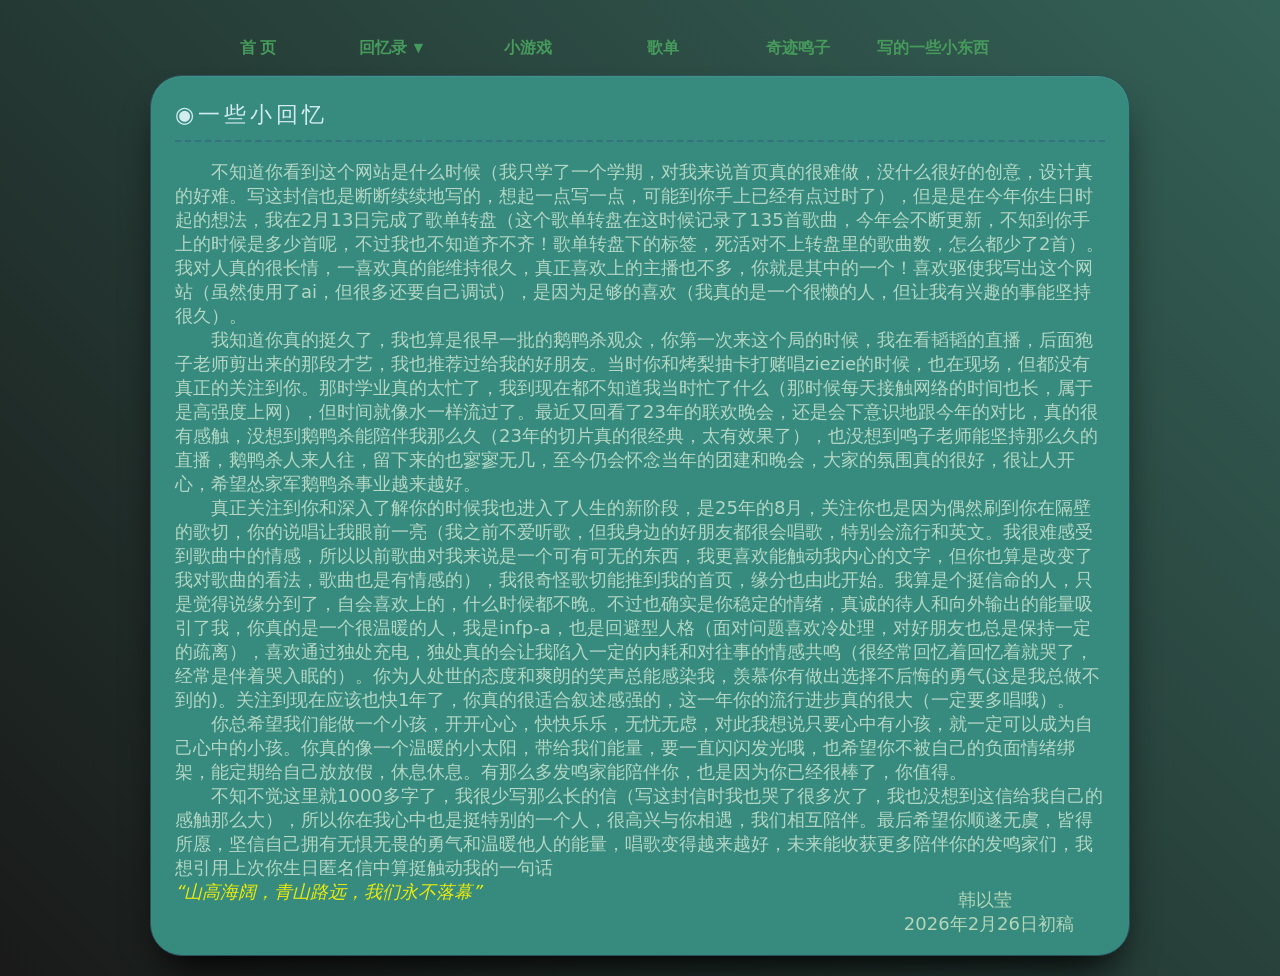
<file: subpage/write.html>
<!DOCTYPE html>
<html lang="en">

<head>
    <meta charset="UTF-8">
    <meta name="viewport" content="width=device-width, initial-scale=1.0">
    <title>写的一些小东西</title>
    <style>
    
     
    * {
    box-sizing: border-box;
    margin: 0;
    padding: 0;
}

body {
    background:linear-gradient(45deg, #191a19 0%, #346156 100%);
    font-family: 'Segoe UI', 'Microsoft YaHei', 'PingFang SC', system-ui, sans-serif;
    padding: 20px;
    min-height: 100vh;

    justify-content: center;
    align-items: center;
}

ul {
    list-style: none;
}

a {
    text-decoration: none
}




.nav {
    width: 100%;
    height: 55px;


}

.nav-in {
    width: 900px;
    height: 55px;
    margin: 0 auto;

}

.nav-in>ul>li {
    width: 135px;
    height: 55px;
    text-align: center;
    line-height: 55px;
    float: left;
    position: relative;
}


.nav-in a {
    color: #469b5c;
    font: bold 16px "微软雅黑";
    position: relative;
    z-index: 99;

}

.nav-in a:hover {
    color: red;

}

.nav-in ul li ul {
    background-color: #1918181a;
    text-align: left;
    padding-left: 15px;
    display: none;
}

.nav-in ul li ul a {
   color: #37eb67;
}

.nav-in ul li:hover ul {
    display: block;
    position: relative;
    z-index: 99;


}
.grid {
    display: flex;
    flex-wrap: wrap;
    gap: 40px;
    justify-content: center;
    max-width: 1300px;
    width: 100%;
    margin: 0 auto;
    position: relative;
    max-height: fit-content;
}

.card {
    flex: 1 1 320px;
    max-width: 980px;
    background: #368b7e;
    border-radius: 32px;
    padding: 24px 24px 30px;
    box-shadow: 0 25px 40px -15px black, inset 0 1px 2px rgba(255, 255, 255, 0.08);
    border: 1px solid #2b505c;
    transition: transform 0.2s;
}

.card:hover {
    transform: translateY(-8px);
    border-color: #4f9fb0;
    box-shadow: 0 30px 50px -18px #00ccff33;
}

.card h2 {
    color: #d3ecf0;
    font-weight: 400;
    letter-spacing: 4px;
    font-size: 22px;
    margin-bottom: 18px;
    padding-bottom: 10px;
    border-bottom: 2px dashed #35717e;
    text-transform: uppercase;
}
.code-snip p{
    font-size: 18px;
    color: #f7fdeaa7;
}
.one{
    color: #edea0c;
    text-align: right;
}
.two{
    position: absolute;
    bottom: 20px;
    right: 15%;
    font-size: 18px;
    color:#ebf3d1b4 ;
     
}
    </style>


</head>

<body>
    <div class="nav">
        <div class="nav-in">
            <ul>
                <li><a href="../index.html">首 页</a> </li>
                <li><a href="#"> 回忆录 ▼</a>
                    <ul>
                        <li><a href="https://www.bilibili.com/video/BV1KQ4y1J7Lk/?share_source=copy_web&vd_source=857ef6034527271bbf9f06043676fa87" target="_blank">>2023年联欢会</a></li>
                        <li><a href="#">>2024年生日会</a></li>
                        <li><a href="https://www.bilibili.com/video/BV1UkSnYBEnA/?share_source=copy_web&vd_source=857ef6034527271bbf9f06043676fa87"target="_blank">>2024年万粉</a></li>
                        <li><a href="https://www.bilibili.com/video/BV1DhkNYLEPG/?share_source=copy_web&vd_source=857ef6034527271bbf9f06043676fa87"target="_blank">>2024年一周年</a></li>
                        <li><a href="https://www.bilibili.com/video/BV1nb6ZY6EHh/?share_source=copy_web&vd_source=857ef6034527271bbf9f06043676fa87"target="_blank">>2025年联欢会</a></li>
                        <li><a href="https://www.bilibili.com/video/BV1JXNseGEte/?share_source=copy_web&vd_source=857ef6034527271bbf9f06043676fa87"target="_blank">>2025年生日</a></li>
                        <li><a href="https://www.bilibili.com/video/BV1PhBqB3Ez6/?share_source=copy_web&vd_source=857ef6034527271bbf9f06043676fa87"target="_blank">>2025年两周年</a></li>
                        <li><a href="https://www.bilibili.com/video/BV15HihBKEeR/?share_source=copy_web&vd_source=857ef6034527271bbf9f06043676fa87"target="_blank">>2026年元旦</a></li>
                        
                        <li><a href="https://www.bilibili.com/video/BV1cjF7ziEUp/?share_source=copy_web&vd_source=857ef6034527271bbf9f06043676fa87">>2026年生日会</a></li>
                        <li><a href="https://www.bilibili.com/video/BV1q8ctz8EaP/?share_source=copy_web&vd_source=857ef6034527271bbf9f06043676fa87">>2026年新春</a></li>

                    </ul>
                </li>

                <li><a href="game.html">小游戏</a></li>
                <li><a href="read.html">歌单</a></li>
                <li><a href="develop.html">奇迹鸣子</a> </li>
                <li><a href="write.html">写的一些小东西</a> </li>
            </ul>


        </div>
    </div>
    <div class="grid">
        <div class="card">
            <h2>◉一些小回忆 </h2>
            <div class="code-snip">
                <p>　　不知道你看到这个网站是什么时候（我只学了一个学期，对我来说首页真的很难做，没什么很好的创意，设计真的好难。写这封信也是断断续续地写的，想起一点写一点，可能到你手上已经有点过时了），但是是在今年你生日时起的想法，我在2月13日完成了歌单转盘（这个歌单转盘在这时候记录了135首歌曲，今年会不断更新，不知到你手上的时候是多少首呢，不过我也不知道齐不齐！歌单转盘下的标签，死活对不上转盘里的歌曲数，怎么都少了2首）。我对人真的很长情，一喜欢真的能维持很久，真正喜欢上的主播也不多，你就是其中的一个！喜欢驱使我写出这个网站（虽然使用了ai，但很多还要自己调试），是因为足够的喜欢（我真的是一个很懒的人，但让我有兴趣的事能坚持很久）。<br>　　我知道你真的挺久了，我也算是很早一批的鹅鸭杀观众，你第一次来这个局的时候，我在看韬韬的直播，后面狍子老师剪出来的那段才艺，我也推荐过给我的好朋友。当时你和烤梨抽卡打赌唱ziezie的时候，也在现场，但都没有真正的关注到你。那时学业真的太忙了，我到现在都不知道我当时忙了什么（那时候每天接触网络的时间也长，属于是高强度上网），但时间就像水一样流过了。最近又回看了23年的联欢晚会，还是会下意识地跟今年的对比，真的很有感触，没想到鹅鸭杀能陪伴我那么久（23年的切片真的很经典，太有效果了），也没想到鸣子老师能坚持那么久的直播，鹅鸭杀人来人往，留下来的也寥寥无几，至今仍会怀念当年的团建和晚会，大家的氛围真的很好，很让人开心，希望怂家军鹅鸭杀事业越来越好。<br>　　真正关注到你和深入了解你的时候我也进入了人生的新阶段，是25年的8月，关注你也是因为偶然刷到你在隔壁的歌切，你的说唱让我眼前一亮（我之前不爱听歌，但我身边的好朋友都很会唱歌，特别会流行和英文。我很难感受到歌曲中的情感，所以以前歌曲对我来说是一个可有可无的东西，我更喜欢能触动我内心的文字，但你也算是改变了我对歌曲的看法，歌曲也是有情感的），我很奇怪歌切能推到我的首页，缘分也由此开始。我算是个挺信命的人，只是觉得说缘分到了，自会喜欢上的，什么时候都不晚。不过也确实是你稳定的情绪，真诚的待人和向外输出的能量吸引了我，你真的是一个很温暖的人，我是infp-a，也是回避型人格（面对问题喜欢冷处理，对好朋友也总是保持一定的疏离），喜欢通过独处充电，独处真的会让我陷入一定的内耗和对往事的情感共鸣（很经常回忆着回忆着就哭了，经常是伴着哭入眠的）。你为人处世的态度和爽朗的笑声总能感染我，羡慕你有做出选择不后悔的勇气(这是我总做不到的)。关注到现在应该也快1年了，你真的很适合叙述感强的，这一年你的流行进步真的很大（一定要多唱哦）。<br>　　你总希望我们能做一个小孩，开开心心，快快乐乐，无忧无虑，对此我想说只要心中有小孩，就一定可以成为自己心中的小孩。你真的像一个温暖的小太阳，带给我们能量，要一直闪闪发光哦，也希望你不被自己的负面情绪绑架，能定期给自己放放假，休息休息。有那么多发鸣家能陪伴你，也是因为你已经很棒了，你值得。<br>　　不知不觉这里就1000多字了，我很少写那么长的信（写这封信时我也哭了很多次了，我也没想到这信给我自己的感触那么大），所以你在我心中也是挺特别的一个人，很高兴与你相遇，我们相互陪伴。最后希望你顺遂无虞，皆得所愿，坚信自己拥有无惧无畏的勇气和温暖他人的能量，唱歌变得越来越好，未来能收获更多陪伴你的发鸣家们，我想引用上次你生日匿名信中算挺触动我的一句话<br><span class="one"><em>“山高海阔，青山路远，我们永不落幕”</em></span><br><br>
                </p>
                <span class="two">　　　韩以莹<br>2026年2月26日初稿</span>

            </div>
        </div>
        

</body>

</html>
</file>
